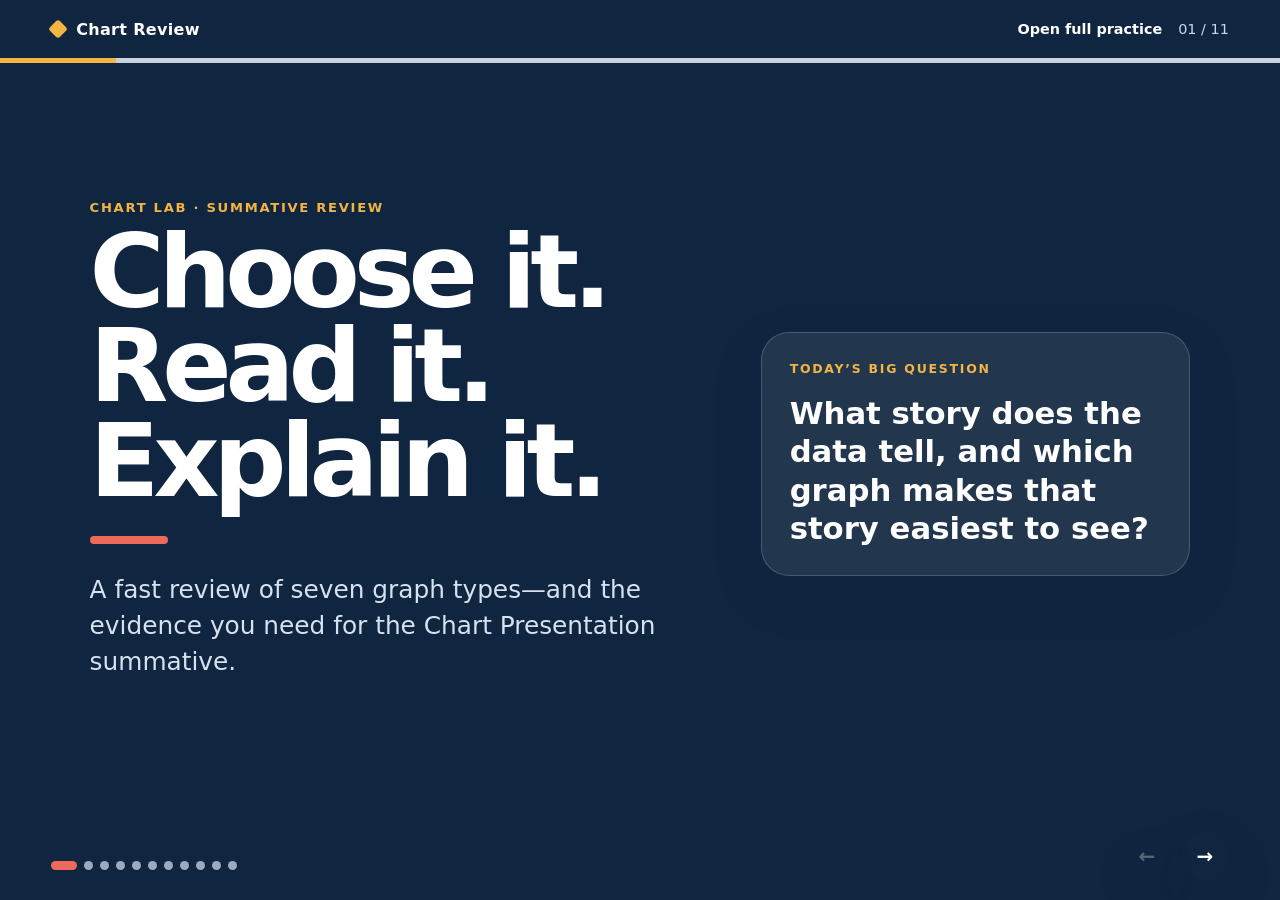
<file: chart-review.html>
<!DOCTYPE html>
<html lang="en">
<head>
  <meta charset="UTF-8" />
  <meta name="viewport" content="width=device-width, initial-scale=1.0" />
  <meta name="theme-color" content="#10253f" />
  <title>Chart Review · Ready for the Summative</title>
  <style>
    :root {
      --navy: #10253f;
      --ink: #18314f;
      --blue: #2864dc;
      --sky: #dceaff;
      --cream: #fff9ec;
      --gold: #f2b544;
      --coral: #ed6a5a;
      --green: #2d8b72;
      --paper: #f7f3ea;
      --white: #fff;
      --muted: #5e6f82;
      --shadow: 0 18px 50px rgba(16, 37, 63, .16);
    }

    * { box-sizing: border-box; }
    html, body { margin: 0; min-height: 100%; }
    body {
      color: var(--ink);
      background: var(--paper);
      font-family: Inter, ui-sans-serif, system-ui, -apple-system, BlinkMacSystemFont, "Segoe UI", sans-serif;
      overflow: hidden;
    }
    button, a { font: inherit; }
    button:focus-visible, a:focus-visible { outline: 4px solid var(--gold); outline-offset: 3px; }

    .topbar {
      position: fixed;
      inset: 0 0 auto;
      z-index: 20;
      height: 58px;
      padding: 0 clamp(18px, 4vw, 58px);
      display: flex;
      align-items: center;
      justify-content: space-between;
      color: var(--white);
      background: var(--navy);
    }
    .brand { display: flex; align-items: center; gap: 11px; font-weight: 800; letter-spacing: .02em; }
    .brand-mark { width: 14px; height: 14px; border-radius: 3px; background: var(--gold); transform: rotate(45deg); }
    .top-actions { display: flex; align-items: center; gap: 16px; }
    .practice-link { color: var(--white); text-decoration: none; font-weight: 700; font-size: .9rem; }
    .slide-count { color: #c9d6e6; font-variant-numeric: tabular-nums; font-size: .9rem; }
    .progress { position: fixed; z-index: 21; top: 58px; left: 0; width: 100%; height: 5px; background: #cad3dc; }
    .progress span { display: block; height: 100%; width: 9.09%; background: var(--gold); transition: width .25s ease; }

    .deck { position: relative; height: 100svh; padding-top: 63px; }
    .slide {
      position: absolute;
      inset: 63px 0 0;
      overflow-y: auto;
      padding: clamp(28px, 5vh, 62px) clamp(24px, 7vw, 96px) 100px;
      display: grid;
      align-content: center;
      opacity: 0;
      visibility: hidden;
      transform: translateX(30px);
      transition: opacity .22s ease, transform .22s ease, visibility .22s;
    }
    .slide.is-active { opacity: 1; visibility: visible; transform: translateX(0); }
    .slide.alt { background: var(--sky); }
    .slide.dark { color: var(--white); background: var(--navy); }
    .slide.warm { background: var(--cream); }
    .slide-inner { width: min(1180px, 100%); margin: auto; }

    .kicker { margin: 0 0 10px; color: var(--blue); font-size: .82rem; font-weight: 900; letter-spacing: .13em; text-transform: uppercase; }
    .dark .kicker { color: var(--gold); }
    h1, h2, h3, p { margin-top: 0; }
    h1 { max-width: 880px; margin-bottom: 18px; font-size: clamp(3.2rem, 8vw, 7.2rem); line-height: .92; letter-spacing: -.06em; }
    h2 { max-width: 920px; margin-bottom: 14px; font-size: clamp(2.2rem, 4.7vw, 4.8rem); line-height: .98; letter-spacing: -.045em; }
    h3 { margin-bottom: 8px; font-size: 1.14rem; }
    .lead { max-width: 780px; margin-bottom: 28px; color: var(--muted); font-size: clamp(1.15rem, 2vw, 1.55rem); line-height: 1.45; }
    .dark .lead { color: #d6e2ef; }
    .big-question { color: var(--gold); }
    .rule { width: 78px; height: 8px; margin: 28px 0; border-radius: 10px; background: var(--coral); }

    .hero-layout { display: grid; grid-template-columns: 1.15fr .85fr; gap: clamp(32px, 7vw, 90px); align-items: center; }
    .hero-card { padding: 28px; border: 1px solid rgba(255,255,255,.18); border-radius: 28px; background: rgba(255,255,255,.08); box-shadow: var(--shadow); }
    .hero-card strong { display: block; margin-bottom: 18px; color: var(--gold); font-size: .78rem; letter-spacing: .14em; text-transform: uppercase; }
    .hero-card p { margin: 0; font-size: clamp(1.4rem, 2.4vw, 2.1rem); font-weight: 800; line-height: 1.25; }

    .card-grid { display: grid; grid-template-columns: repeat(3, 1fr); gap: 16px; margin-top: 28px; }
    .card-grid.four { grid-template-columns: repeat(4, 1fr); }
    .chart-card, .info-card, .score-card {
      min-width: 0;
      padding: 20px;
      border: 1px solid #d7dee6;
      border-radius: 20px;
      background: var(--white);
      box-shadow: 0 8px 24px rgba(16,37,63,.08);
    }
    .chart-card { border-top: 6px solid var(--blue); }
    .chart-card:nth-child(2n) { border-top-color: var(--coral); }
    .chart-card:nth-child(3n) { border-top-color: var(--green); }
    .chart-card p, .info-card p { margin: 0; color: var(--muted); line-height: 1.42; }
    .use { display: inline-block; margin: 8px 0 10px; color: var(--blue); font-size: .76rem; font-weight: 900; letter-spacing: .06em; text-transform: uppercase; }
    .memory-line { margin: 28px 0 0; padding: 17px 20px; border-left: 7px solid var(--gold); border-radius: 8px 18px 18px 8px; background: var(--white); font-size: 1.12rem; font-weight: 750; }

    .mini { height: 72px; margin-bottom: 15px; display: flex; align-items: end; gap: 8px; border-bottom: 2px solid #aebccc; }
    .mini i { display: block; flex: 1; background: var(--blue); border-radius: 4px 4px 0 0; }
    .mini.column i:nth-child(1) { height: 40%; } .mini.column i:nth-child(2) { height: 78%; } .mini.column i:nth-child(3) { height: 58%; }
    .mini.horizontal { height: 72px; padding: 5px 0; flex-direction: column; align-items: start; border: 0; }
    .mini.horizontal i { flex: none; height: 13px; border-radius: 0 5px 5px 0; }
    .mini.horizontal i:nth-child(1) { width: 92%; } .mini.horizontal i:nth-child(2) { width: 68%; } .mini.horizontal i:nth-child(3) { width: 42%; }
    .mini.stacked { align-items: end; }
    .mini.stacked span { width: 29%; display: flex; flex-direction: column; justify-content: end; }
    .mini.stacked i, .mini.stacked b { width: 100%; border-radius: 0; }
    .mini.stacked i { height: 34px; background: var(--blue); } .mini.stacked b { height: 18px; background: var(--gold); }
    .mini.histogram { gap: 1px; }
    .mini.histogram i:nth-child(1) { height: 24%; } .mini.histogram i:nth-child(2) { height: 62%; } .mini.histogram i:nth-child(3) { height: 90%; } .mini.histogram i:nth-child(4) { height: 52%; } .mini.histogram i:nth-child(5) { height: 20%; }
    .mini.pie { width: 74px; border: 0; border-radius: 50%; background: conic-gradient(var(--blue) 0 50%, var(--gold) 50% 80%, var(--coral) 80% 100%); }
    .mini.line, .mini.scatter { position: relative; display: block; border-left: 2px solid #aebccc; }
    .mini.line i, .mini.scatter i { position: absolute; width: 11px; height: 11px; border-radius: 50%; background: var(--blue); }
    .mini.line i:nth-child(1), .mini.scatter i:nth-child(1) { left: 10%; bottom: 14%; }
    .mini.line i:nth-child(2), .mini.scatter i:nth-child(2) { left: 38%; bottom: 34%; }
    .mini.line i:nth-child(3), .mini.scatter i:nth-child(3) { left: 64%; bottom: 62%; }
    .mini.line i:nth-child(4), .mini.scatter i:nth-child(4) { left: 88%; bottom: 76%; }
    .mini.line::after { content: ""; position: absolute; left: 9%; bottom: 18%; width: 86%; height: 4px; border-radius: 4px; background: var(--coral); transform: rotate(-23deg); transform-origin: left center; }
    .actual-chart { display: block; width: 100%; height: 150px; margin: 0 0 16px; border-radius: 12px; background: #fff; }
    .compare-panel .actual-chart { height: 190px; }
    .compare-panel .correlation-chart { height: clamp(250px, 35vh, 320px); }
    .correlation-grid { display: grid; grid-template-columns: repeat(3, 1fr); gap: 18px; margin-top: 26px; }
    .correlation-grid .compare-panel { padding: 20px; }
    .correlation-grid .correlation-chart { height: clamp(220px, 30vh, 275px); }
    .actual-chart.large { height: min(46vh, 390px); min-height: 300px; margin: 0; border-radius: 18px; box-shadow: 0 8px 24px rgba(16,37,63,.08); }
    .correlation-note { margin: 14px 0 0; padding: 12px 14px; border-radius: 12px; color: var(--ink); background: #eef4ff; font-weight: 750; line-height: 1.4; }

    .compare { display: grid; grid-template-columns: 1fr auto 1fr; gap: 24px; align-items: stretch; margin-top: 30px; }
    .versus { align-self: center; width: 64px; height: 64px; display: grid; place-items: center; border-radius: 50%; color: var(--white); background: var(--navy); font-weight: 900; }
    .compare-panel { padding: 28px; border-radius: 24px; background: var(--white); box-shadow: var(--shadow); }
    .compare-panel .mini { height: 120px; }
    .compare-panel ul { margin: 18px 0 0; padding-left: 20px; line-height: 1.7; }

    .quiz-grid { display: grid; grid-template-columns: repeat(3, 1fr); gap: 18px; margin-top: 30px; }
    .quiz-card { padding: 22px; border: 2px solid #ccd7e3; border-radius: 20px; background: var(--white); }
    .quiz-card p { min-height: 70px; line-height: 1.45; }
    .quiz-options { display: grid; gap: 8px; }
    .quiz-card button { width: 100%; padding: 11px 14px; border: 2px solid #b7c6d8; border-radius: 12px; color: var(--ink); background: var(--white); cursor: pointer; font-weight: 800; }
    .quiz-card button:hover { border-color: var(--blue); background: #eef4ff; }
    .quiz-card button.correct { border-color: var(--green); color: #145845; background: #e2f5ee; }
    .quiz-card button.incorrect { border-color: var(--coral); color: #7d2d24; background: #fff0ed; }
    .quiz-answer { min-height: 28px; margin: 13px 0 0 !important; color: var(--green) !important; font-weight: 850; }

    .mission-layout { display: grid; grid-template-columns: 1fr .82fr; gap: 42px; align-items: center; }
    .mission-list { margin: 24px 0 0; padding: 0; display: grid; gap: 10px; list-style: none; counter-reset: mission; }
    .mission-list li { padding: 12px 16px 12px 52px; position: relative; border-radius: 14px; background: rgba(255,255,255,.09); counter-increment: mission; }
    .mission-list li::before { content: counter(mission); position: absolute; left: 15px; top: 10px; width: 27px; height: 27px; display: grid; place-items: center; border-radius: 50%; color: var(--navy); background: var(--gold); font-weight: 900; }
    .minute { display: grid; place-items: center; aspect-ratio: 1; border: 16px solid var(--gold); border-radius: 50%; text-align: center; background: #18314f; }
    .minute strong { display: block; font-size: clamp(4rem, 10vw, 7rem); line-height: .85; }
    .minute span { color: #dce7f2; font-weight: 800; text-transform: uppercase; letter-spacing: .12em; }

    .anatomy { display: grid; grid-template-columns: 1.25fr .75fr; gap: 36px; margin-top: 24px; align-items: center; }
    .plot { position: relative; height: min(46vh, 390px); min-height: 270px; border-left: 5px solid var(--ink); border-bottom: 5px solid var(--ink); background: linear-gradient(#e8eef5 1px, transparent 1px), linear-gradient(90deg, #e8eef5 1px, transparent 1px), var(--white); background-size: 12.5% 20%; }
    .dot { position: absolute; width: 17px; height: 17px; border: 3px solid white; border-radius: 50%; background: var(--blue); box-shadow: 0 2px 8px rgba(16,37,63,.35); transform: translate(-50%, 50%); }
    .dot.outlier { width: 22px; height: 22px; background: var(--coral); }
    .x-label { position: absolute; left: 50%; bottom: -42px; transform: translateX(-50%); font-weight: 850; }
    .y-label { position: absolute; top: 50%; left: -92px; transform: translateY(-50%) rotate(-90deg); font-weight: 850; }
    .anatomy-list { display: grid; gap: 11px; }
    .anatomy-list div { padding: 15px 17px; border-radius: 14px; background: var(--white); box-shadow: 0 6px 18px rgba(16,37,63,.08); }
    .anatomy-list strong { color: var(--blue); }

    .evidence-grid { display: grid; grid-template-columns: repeat(2, 1fr); gap: 16px; margin-top: 28px; }
    .evidence-card { padding: 20px; border-radius: 18px; background: var(--white); box-shadow: 0 8px 22px rgba(16,37,63,.08); }
    .evidence-card span { display: inline-grid; width: 30px; height: 30px; margin-bottom: 12px; place-items: center; border-radius: 50%; color: white; background: var(--blue); font-weight: 900; }
    .evidence-card p { margin: 0; color: var(--muted); line-height: 1.4; }
    .frame { margin-top: 10px !important; padding: 10px 12px; border-radius: 10px; color: var(--ink) !important; background: #eef4ff; font-weight: 700; }
    .warning { margin-top: 18px; padding: 15px 18px; border-radius: 14px; color: #653b05; background: #fff0c6; font-weight: 800; }

    .timeline { display: grid; grid-template-columns: repeat(4, 1fr); gap: 0; margin-top: 32px; }
    .time-step { position: relative; min-height: 215px; padding: 22px 20px; border-right: 2px dashed #bac7d3; background: var(--white); }
    .time-step:first-child { border-radius: 20px 0 0 20px; }
    .time-step:last-child { border: 0; border-radius: 0 20px 20px 0; }
    .time-step .seconds { display: inline-block; margin-bottom: 16px; padding: 6px 10px; border-radius: 999px; color: var(--white); background: var(--coral); font-size: .8rem; font-weight: 900; }
    .time-step p { color: var(--muted); line-height: 1.45; }

    .score-grid { display: grid; grid-template-columns: repeat(3, 1fr); gap: 14px; margin-top: 24px; }
    .score-card { padding: 17px; display: flex; gap: 13px; align-items: start; }
    .points { flex: 0 0 42px; height: 42px; display: grid; place-items: center; border-radius: 12px; color: var(--white); background: var(--blue); font-weight: 950; }
    .score-card p { margin: 3px 0 0; color: var(--muted); font-size: .9rem; line-height: 1.35; }

    .checklist { display: grid; grid-template-columns: 1fr 1fr; gap: 12px 24px; margin: 28px 0; }
    .checklist label { padding: 16px 18px; display: flex; gap: 13px; align-items: center; border-radius: 14px; background: rgba(255,255,255,.09); cursor: pointer; font-weight: 700; }
    .checklist input { width: 22px; height: 22px; accent-color: var(--gold); }
    .ready-line { min-height: 52px; color: var(--gold); font-size: 1.35rem; font-weight: 900; }

    .controls { position: fixed; z-index: 30; right: clamp(18px, 4vw, 52px); bottom: 20px; display: flex; gap: 10px; }
    .controls button { width: 48px; height: 48px; border: 0; border-radius: 50%; color: var(--white); background: var(--navy); box-shadow: var(--shadow); cursor: pointer; font-size: 1.25rem; font-weight: 900; }
    .controls button:disabled { opacity: .3; cursor: default; }
    .dots { position: fixed; z-index: 25; left: clamp(18px, 4vw, 52px); bottom: 30px; display: flex; gap: 7px; }
    .dots button { width: 9px; height: 9px; padding: 0; border: 0; border-radius: 50%; background: #9aabba; cursor: pointer; }
    .dots button.active { width: 26px; border-radius: 999px; background: var(--coral); }
    .dark + .controls button { background: var(--white); }
    .sr-only { position: absolute; width: 1px; height: 1px; padding: 0; margin: -1px; overflow: hidden; clip: rect(0,0,0,0); white-space: nowrap; border: 0; }

    @media (max-width: 850px) {
      body { overflow: auto; }
      .slide { align-content: start; }
      .hero-layout, .mission-layout, .anatomy { grid-template-columns: 1fr; }
      .hero-card, .minute { max-width: 420px; }
      .card-grid, .card-grid.four, .quiz-grid, .score-grid { grid-template-columns: repeat(2, 1fr); }
      .correlation-grid { grid-template-columns: 1fr; }
      .compare { grid-template-columns: 1fr; }
      .versus { margin: -10px auto; }
      .timeline { grid-template-columns: 1fr 1fr; gap: 10px; }
      .time-step, .time-step:first-child, .time-step:last-child { min-height: auto; border: 0; border-radius: 15px; }
      .minute { width: min(72vw, 320px); }
      .plot { margin-left: 74px; }
    }
    @media (max-width: 560px) {
      .practice-link { display: none; }
      .slide { padding-inline: 18px; }
      h1 { font-size: 3.15rem; }
      .card-grid, .card-grid.four, .quiz-grid, .score-grid, .evidence-grid, .checklist, .timeline { grid-template-columns: 1fr; }
      .dots { display: none; }
      .chart-card { padding: 16px; }
      .mini { height: 55px; }
      .controls { bottom: 14px; }
    }
    @media (prefers-reduced-motion: reduce) { *, *::before, *::after { scroll-behavior: auto !important; transition: none !important; } }
    @media print {
      body { overflow: visible; }
      .topbar, .progress, .controls, .dots { display: none; }
      .deck { height: auto; padding: 0; }
      .slide { position: relative; inset: auto; min-height: 100vh; break-after: page; opacity: 1; visibility: visible; transform: none; }
    }
  </style>
</head>
<body>
  <header class="topbar">
    <div class="brand"><span class="brand-mark" aria-hidden="true"></span> Chart Review</div>
    <div class="top-actions"><a class="practice-link" href="charts.html">Open full practice</a><span class="slide-count" id="slideCount">01 / 11</span></div>
  </header>
  <div class="progress" aria-hidden="true"><span id="progressBar"></span></div>

  <main class="deck" id="deck">
    <section class="slide dark is-active" data-title="Welcome" aria-labelledby="title-1">
      <div class="slide-inner hero-layout">
        <div>
          <p class="kicker">Chart Lab · Summative Review</p>
          <h1 id="title-1">Choose it. Read it. Explain it.</h1>
          <div class="rule"></div>
          <p class="lead">A fast review of seven graph types—and the evidence you need for the Chart Presentation summative.</p>
        </div>
        <aside class="hero-card">
          <strong>Today’s big question</strong>
          <p>What story does the data tell, and which graph makes that story easiest to see?</p>
        </aside>
      </div>
    </section>

    <section class="slide warm" data-title="Choose" aria-labelledby="title-2">
      <div class="slide-inner">
        <p class="kicker">Start with the question</p>
        <h2 id="title-2">The best graph depends on what you want to know.</h2>
        <div class="card-grid four">
          <article class="chart-card"><h3>Compare categories</h3><span class="use">Column chart</span><p>Which class read the most?</p></article>
          <article class="chart-card"><h3>Show a ranking</h3><span class="use">Horizontal bars</span><p>Which club ranks first?</p></article>
          <article class="chart-card"><h3>Compare totals + parts</h3><span class="use">Stacked bars</span><p>How is each total divided?</p></article>
          <article class="chart-card"><h3>See a distribution</h3><span class="use">Histogram</span><p>Which range occurs most often?</p></article>
          <article class="chart-card"><h3>Show parts of one whole</h3><span class="use">Pie chart</span><p>What percent belongs to each part?</p></article>
          <article class="chart-card"><h3>Investigate a relationship</h3><span class="use">Scatter plot</span><p>Do two numerical variables move together?</p></article>
          <article class="chart-card"><h3>Show change in order</h3><span class="use">Line chart</span><p>How does a value change over time?</p></article>
        </div>
        <p class="memory-line">Question first → graph second → evidence always.</p>
      </div>
    </section>

    <section class="slide alt" data-title="Bars" aria-labelledby="title-3">
      <div class="slide-inner">
        <p class="kicker">Graph family 1</p>
        <h2 id="title-3">Three bar charts. Three different jobs.</h2>
        <div class="card-grid">
          <article class="chart-card"><canvas class="actual-chart" data-chart="column" role="img" aria-label="Column chart of books read by four classes"></canvas><h3>Vertical / column</h3><p>Compare values across separate categories. The bars have gaps.</p></article>
          <article class="chart-card"><canvas class="actual-chart" data-chart="horizontal" role="img" aria-label="Horizontal bar chart ranking four clubs by number of students"></canvas><h3>Horizontal</h3><p>Show a ranking or make long category names easy to read.</p></article>
          <article class="chart-card"><canvas class="actual-chart" data-chart="stacked" role="img" aria-label="Stacked bar chart of completed and remaining tasks for three groups"></canvas><h3>Stacked</h3><p>Compare the total bar and the colored parts inside each total.</p></article>
        </div>
        <p class="memory-line"><strong>Watch out:</strong> A stacked bar is not just decoration—the segments must represent meaningful parts.</p>
      </div>
    </section>

    <section class="slide warm" data-title="Shape" aria-labelledby="title-4">
      <div class="slide-inner">
        <p class="kicker">Graph families 2 + 3</p>
        <h2 id="title-4">Ranges touch. Parts make a whole.</h2>
        <div class="compare">
          <article class="compare-panel">
            <canvas class="actual-chart" data-chart="histogram" role="img" aria-label="Histogram of students in five quiz score ranges"></canvas>
            <h3>Histogram = distribution</h3>
            <ul><li>Uses continuous numerical ranges</li><li>Bars normally touch</li><li>Reveals the most common range and overall shape</li></ul>
          </article>
          <div class="versus" aria-hidden="true">VS</div>
          <article class="compare-panel">
            <canvas class="actual-chart" data-chart="pie" role="img" aria-label="Pie chart showing how class time is divided"></canvas>
            <h3>Pie chart = one whole</h3>
            <ul><li>Every slice belongs to the same whole</li><li>All percentages total 100%</li><li>Works best with a few clear slices</li></ul>
          </article>
        </div>
      </div>
    </section>

    <section class="slide alt" data-title="Line vs scatter" aria-labelledby="title-5">
      <div class="slide-inner">
        <p class="kicker">Graph families 4 + 5</p>
        <h2 id="title-5">Connected sequence or paired relationship?</h2>
        <div class="compare">
          <article class="compare-panel">
            <canvas class="actual-chart" data-chart="line" role="img" aria-label="Line chart of temperature from Monday through Friday"></canvas>
            <h3>Line chart</h3>
            <ul><li>Shows change over time or another ordered sequence</li><li>Points connect because their order matters</li><li>Example: temperature by day</li></ul>
          </article>
          <div class="versus" aria-hidden="true">VS</div>
          <article class="compare-panel">
            <canvas class="actual-chart" data-chart="scatter" role="img" aria-label="Scatter plot of study hours and quiz scores for five students"></canvas>
            <h3>Scatter plot</h3>
            <ul><li>Compares two numerical variables</li><li>Each point is one paired observation</li><li>Points are not connected in time order</li></ul>
          </article>
        </div>
        <p class="memory-line"><strong>Decision test:</strong> Does order connect the observations, or does each point pair two numerical values?</p>
      </div>
    </section>

    <section class="slide warm" data-title="Direction" aria-labelledby="title-6">
      <div class="slide-inner">
        <p class="kicker">Correlation · Direction</p>
        <h2 id="title-6">Positive, negative, or none: which way do the points move?</h2>
        <div class="correlation-grid">
          <article class="compare-panel">
            <canvas class="actual-chart correlation-chart" data-chart="corr-positive" role="img" aria-label="Scatter plot showing positive correlation with points rising from left to right"></canvas>
            <h3>Positive correlation</h3>
            <p>As X increases, Y generally increases too.</p>
            <p class="correlation-note">Rises from left to right: X ↑, Y generally ↑.</p>
          </article>
          <article class="compare-panel">
            <canvas class="actual-chart correlation-chart" data-chart="corr-negative" role="img" aria-label="Scatter plot showing negative correlation with points falling from left to right"></canvas>
            <h3>Negative correlation</h3>
            <p>As X increases, Y generally decreases.</p>
            <p class="correlation-note">Falls from left to right: X ↑, Y generally ↓.</p>
          </article>
          <article class="compare-panel">
            <canvas class="actual-chart correlation-chart" data-chart="corr-none" role="img" aria-label="Scatter plot showing no clear correlation with no consistent direction"></canvas>
            <h3>No clear correlation</h3>
            <p>As X changes, Y shows no consistent direction.</p>
            <p class="correlation-note">No clear rise or fall: correlation is near zero.</p>
          </article>
        </div>
        <p class="memory-line"><strong>Direction, not judgment:</strong> positive does not mean “good,” negative does not mean “bad,” and “no clear correlation” is more precise than “neutral.”</p>
      </div>
    </section>

    <section class="slide alt" data-title="Positive strength" aria-labelledby="title-7">
      <div class="slide-inner">
        <p class="kicker">Positive correlation · Strength</p>
        <h2 id="title-7">Both rise—but one relationship is stronger.</h2>
        <div class="compare">
          <article class="compare-panel">
            <canvas class="actual-chart correlation-chart" data-chart="corr-pos-high" role="img" aria-label="Scatter plot showing high positive correlation with points close to an upward pattern"></canvas>
            <h3>High positive · strong</h3>
            <p>The points stay close to a clear upward direction.</p>
            <p class="correlation-note">Tight rising pattern = high positive correlation.</p>
          </article>
          <div class="versus" aria-hidden="true">VS</div>
          <article class="compare-panel">
            <canvas class="actual-chart correlation-chart" data-chart="corr-pos-low" role="img" aria-label="Scatter plot showing low positive correlation with widely scattered points"></canvas>
            <h3>Low positive · weak</h3>
            <p>The points are widely scattered, but a slight rise remains.</p>
            <p class="correlation-note">Scattered slight rise = low positive correlation.</p>
          </article>
        </div>
        <p class="memory-line"><strong>Same direction, different strength:</strong> both are positive because they rise; the tighter pattern is stronger.</p>
      </div>
    </section>

    <section class="slide warm" data-title="Negative strength" aria-labelledby="title-8">
      <div class="slide-inner">
        <p class="kicker">Negative correlation · Strength</p>
        <h2 id="title-8">Both fall—but one relationship is stronger.</h2>
        <div class="compare">
          <article class="compare-panel">
            <canvas class="actual-chart correlation-chart" data-chart="corr-neg-high" role="img" aria-label="Scatter plot showing high negative correlation with points close to a downward pattern"></canvas>
            <h3>High negative · strong</h3>
            <p>The points stay close to a clear downward direction.</p>
            <p class="correlation-note">Tight falling pattern = high negative correlation.</p>
          </article>
          <div class="versus" aria-hidden="true">VS</div>
          <article class="compare-panel">
            <canvas class="actual-chart correlation-chart" data-chart="corr-neg-low" role="img" aria-label="Scatter plot showing low negative correlation with widely scattered points"></canvas>
            <h3>Low negative · weak</h3>
            <p>The points are widely scattered, but a slight fall remains.</p>
            <p class="correlation-note">Scattered slight fall = low negative correlation.</p>
          </article>
        </div>
        <p class="memory-line"><strong>Complete description:</strong> state direction and strength—for example, “high negative correlation.”</p>
      </div>
    </section>

    <section class="slide alt" data-title="Anatomy" aria-labelledby="title-9">
      <div class="slide-inner">
        <p class="kicker">Practice-only worked example</p>
        <h2 id="title-9">Read this similar example without copying its answer.</h2>
        <div class="anatomy">
          <canvas class="actual-chart large" data-chart="summative" role="img" aria-label="Example scatter plot with nine labeled IDs, an upward pattern, and one red outlier"></canvas>
          <div class="anatomy-list">
            <div><strong>Notice:</strong> two numerical variables are paired</div>
            <div><strong>Check:</strong> title, variables, labels, and units</div>
            <div><strong>Verify:</strong> all nine IDs and their positions</div>
            <div><strong>Transfer:</strong> use your assigned data—not these values</div>
          </div>
        </div>
      </div>
    </section>

    <section class="slide warm" data-title="Evidence" aria-labelledby="title-10">
      <div class="slide-inner">
        <p class="kicker">Tell the evidence story</p>
        <h2 id="title-10">Pattern. Comparison. Outlier. Conclusion.</h2>
        <div class="evidence-grid">
          <article class="evidence-card"><span>1</span><h3>Pattern</h3><p>Name both variables, the direction, and numerical evidence.</p><p class="frame">“As ___ changes from ___ to ___, ___ generally…”</p></article>
          <article class="evidence-card"><span>2</span><h3>Comparison</h3><p>Name two different IDs and give accurate values for both.</p><p class="frame">“ID ___ has ___ and ___, while ID ___ has…”</p></article>
          <article class="evidence-card"><span>3</span><h3>Outlier</h3><p>Name the valid outlier, both values, and how it differs.</p><p class="frame">“ID ___ is unusual because…”</p></article>
          <article class="evidence-card"><span>4</span><h3>Conclusion</h3><p>State the relationship, correlation direction, and limitation.</p><p class="frame">“The chart suggests ___ correlation, but…”</p></article>
        </div>
        <p class="warning">Correlation can suggest a relationship. It cannot prove that one variable caused the other.</p>
      </div>
    </section>

    <section class="slide alt" data-title="One minute" aria-labelledby="title-11">
      <div class="slide-inner">
        <p class="kicker">Organize the presentation</p>
        <h2 id="title-11">A clear minute has four moves.</h2>
        <div class="timeline">
          <article class="time-step"><span class="seconds">0–10 sec</span><h3>Introduce</h3><p>Give the title and explain the data context. Name both variables and units.</p></article>
          <article class="time-step"><span class="seconds">10–30 sec</span><h3>Read the pattern</h3><p>Describe the direction and compare two IDs using exact values.</p></article>
          <article class="time-step"><span class="seconds">30–45 sec</span><h3>Explain the outlier</h3><p>Name it, give both values, and explain why it is away from the pattern.</p></article>
          <article class="time-step"><span class="seconds">45–60 sec</span><h3>Conclude</h3><p>State the correlation and say that it cannot prove causation.</p></article>
        </div>
        <p class="memory-line">Practice aloud with the chart on screen. Do not read a paragraph from the slide.</p>
      </div>
    </section>

  </main>

  <nav class="dots" id="dots" aria-label="Slides"></nav>
  <div class="controls" aria-label="Presentation controls">
    <button id="previous" type="button" aria-label="Previous slide">←</button>
    <button id="next" type="button" aria-label="Next slide">→</button>
  </div>
  <p class="sr-only" id="slideAnnouncer" aria-live="polite"></p>

  <script>
    (() => {
      const slides = [...document.querySelectorAll('.slide')];
      const previous = document.querySelector('#previous');
      const next = document.querySelector('#next');
      const count = document.querySelector('#slideCount');
      const progress = document.querySelector('#progressBar');
      const dots = document.querySelector('#dots');
      const announcer = document.querySelector('#slideAnnouncer');
      let current = Math.max(0, Math.min(slides.length - 1, Number(location.hash.replace('#slide-', '')) - 1 || 0));

      slides.forEach((slide, index) => {
        slide.setAttribute('aria-hidden', index === current ? 'false' : 'true');
        const dot = document.createElement('button');
        dot.type = 'button';
        dot.setAttribute('aria-label', `Go to slide ${index + 1}: ${slide.dataset.title}`);
        dot.addEventListener('click', () => show(index));
        dots.append(dot);
      });

      function show(index, updateHash = true) {
        current = Math.max(0, Math.min(slides.length - 1, index));
        slides.forEach((slide, i) => {
          const active = i === current;
          slide.classList.toggle('is-active', active);
          slide.setAttribute('aria-hidden', active ? 'false' : 'true');
          dots.children[i].classList.toggle('active', active);
        });
        const display = String(current + 1).padStart(2, '0');
        count.textContent = `${display} / ${String(slides.length).padStart(2, '0')}`;
        progress.style.width = `${((current + 1) / slides.length) * 100}%`;
        previous.disabled = current === 0;
        next.disabled = current === slides.length - 1;
        announcer.textContent = `Slide ${current + 1} of ${slides.length}: ${slides[current].dataset.title}`;
        if (updateHash) history.replaceState(null, '', `#slide-${current + 1}`);
        slides[current].scrollTop = 0;
      }

      previous.addEventListener('click', () => show(current - 1));
      next.addEventListener('click', () => show(current + 1));
      document.addEventListener('keydown', event => {
        if (event.target.matches('button, input, a')) return;
        if (['ArrowRight', 'PageDown', ' '].includes(event.key)) { event.preventDefault(); show(current + 1); }
        if (['ArrowLeft', 'PageUp'].includes(event.key)) { event.preventDefault(); show(current - 1); }
        if (event.key === 'Home') { event.preventDefault(); show(0); }
        if (event.key === 'End') { event.preventDefault(); show(slides.length - 1); }
      });
      addEventListener('hashchange', () => {
        const requested = Number(location.hash.replace('#slide-', '')) - 1;
        if (Number.isInteger(requested)) show(requested, false);
      });

      const palette = { ink: '#18314f', grid: '#dbe3ec', blue: '#2864dc', gold: '#f2b544', coral: '#ed6a5a', green: '#2d8b72', muted: '#5e6f82' };

      function prepareCanvas(canvas) {
        const rect = canvas.getBoundingClientRect();
        if (!rect.width || !rect.height) return null;
        const ratio = Math.min(window.devicePixelRatio || 1, 2);
        canvas.width = Math.round(rect.width * ratio);
        canvas.height = Math.round(rect.height * ratio);
        const context = canvas.getContext('2d');
        context.setTransform(ratio, 0, 0, ratio, 0, 0);
        context.clearRect(0, 0, rect.width, rect.height);
        context.lineCap = 'round';
        context.lineJoin = 'round';
        return { context, width: rect.width, height: rect.height };
      }

      function text(context, value, x, y, options = {}) {
        context.fillStyle = options.color || palette.ink;
        context.font = `${options.weight || 650} ${options.size || 10}px Inter, system-ui, sans-serif`;
        context.textAlign = options.align || 'left';
        context.textBaseline = options.baseline || 'alphabetic';
        context.fillText(value, x, y);
      }

      function axes(context, width, height, options = {}) {
        const area = { left: options.left || 42, right: width - 12, top: 27, bottom: height - 31 };
        context.strokeStyle = palette.grid;
        context.lineWidth = 1;
        for (let i = 0; i <= 4; i += 1) {
          const y = area.top + (area.bottom - area.top) * i / 4;
          context.beginPath(); context.moveTo(area.left, y); context.lineTo(area.right, y); context.stroke();
        }
        context.strokeStyle = palette.ink;
        context.lineWidth = 1.5;
        context.beginPath(); context.moveTo(area.left, area.top); context.lineTo(area.left, area.bottom); context.lineTo(area.right, area.bottom); context.stroke();
        if (options.title) text(context, options.title, 10, 16, { size: 10, weight: 850 });
        if (options.xLabel) text(context, options.xLabel, (area.left + area.right) / 2, height - 5, { size: 8, align: 'center', color: palette.muted });
        return area;
      }

      function verticalBars(context, width, height, config) {
        const area = axes(context, width, height, config);
        const max = config.max || Math.max(...config.values) * 1.12;
        const slot = (area.right - area.left) / config.values.length;
        config.values.forEach((value, index) => {
          const barWidth = slot * (config.touching ? 1 : .58);
          const x = area.left + slot * index + (slot - barWidth) / 2;
          const barHeight = (value / max) * (area.bottom - area.top);
          context.fillStyle = config.colors?.[index] || palette.blue;
          context.fillRect(x, area.bottom - barHeight, barWidth, barHeight);
          text(context, config.labels[index], x + barWidth / 2, area.bottom + 13, { size: 8, align: 'center', color: palette.muted });
        });
      }

      function horizontalBars(context, width, height) {
        const labels = ['Robotics', 'Art', 'Chess', 'Drama'];
        const values = [24, 19, 14, 9];
        const left = 60, right = width - 14, top = 30, bottom = height - 22;
        text(context, 'Most popular clubs', 10, 16, { size: 10, weight: 850 });
        const slot = (bottom - top) / values.length;
        values.forEach((value, index) => {
          const y = top + index * slot + 3;
          text(context, labels[index], left - 5, y + 8, { size: 7.5, align: 'right', color: palette.muted });
          context.fillStyle = palette.blue;
          context.fillRect(left, y, (right - left) * value / 25, slot - 7);
        });
        context.strokeStyle = palette.ink; context.lineWidth = 1.5;
        context.beginPath(); context.moveTo(left, top); context.lineTo(left, bottom); context.lineTo(right, bottom); context.stroke();
        text(context, 'Students', (left + right) / 2, height - 5, { size: 8, align: 'center', color: palette.muted });
      }

      function stackedBars(context, width, height) {
        const area = axes(context, width, height, { title: 'Project tasks by group', xLabel: 'Group' });
        const complete = [12, 15, 18], remaining = [8, 5, 2], labels = ['A', 'B', 'C'];
        const slot = (area.right - area.left) / 3;
        complete.forEach((value, index) => {
          const barWidth = slot * .52, x = area.left + index * slot + slot * .24;
          const first = value / 22 * (area.bottom - area.top), second = remaining[index] / 22 * (area.bottom - area.top);
          context.fillStyle = palette.blue; context.fillRect(x, area.bottom - first, barWidth, first);
          context.fillStyle = palette.gold; context.fillRect(x, area.bottom - first - second, barWidth, second);
          text(context, labels[index], x + barWidth / 2, area.bottom + 13, { size: 8, align: 'center', color: palette.muted });
        });
        context.fillStyle = palette.blue; context.fillRect(width - 89, 7, 8, 8); text(context, 'Done', width - 77, 14, { size: 7, color: palette.muted });
        context.fillStyle = palette.gold; context.fillRect(width - 43, 7, 8, 8); text(context, 'Left', width - 31, 14, { size: 7, color: palette.muted });
      }

      function pieChart(context, width, height) {
        text(context, 'How class time is used', 10, 16, { size: 10, weight: 850 });
        const values = [50, 30, 20], labels = ['Practice 50%', 'Discussion 30%', 'Reflection 20%'];
        const colors = [palette.blue, palette.gold, palette.coral];
        const cx = width * .35, cy = height * .53, radius = Math.min(62, height * .34, width * .23);
        let start = -Math.PI / 2;
        values.forEach((value, index) => {
          const end = start + Math.PI * 2 * value / 100;
          context.beginPath(); context.moveTo(cx, cy); context.arc(cx, cy, radius, start, end); context.closePath(); context.fillStyle = colors[index]; context.fill();
          start = end;
        });
        labels.forEach((label, index) => {
          const y = height * .35 + index * 25;
          context.fillStyle = colors[index]; context.fillRect(width * .62, y - 8, 10, 10);
          text(context, label, width * .62 + 16, y, { size: 8, color: palette.muted });
        });
      }

      function lineChart(context, width, height) {
        const area = axes(context, width, height, { title: 'Temperature by day', xLabel: 'Day' });
        const labels = ['Mon', 'Tue', 'Wed', 'Thu', 'Fri'], values = [22, 24, 23, 27, 29];
        const x = index => area.left + (area.right - area.left) * index / (values.length - 1);
        const y = value => area.bottom - (value - 20) / 10 * (area.bottom - area.top);
        context.strokeStyle = palette.coral; context.lineWidth = 3; context.beginPath();
        values.forEach((value, index) => index ? context.lineTo(x(index), y(value)) : context.moveTo(x(index), y(value)));
        context.stroke();
        values.forEach((value, index) => {
          context.beginPath(); context.arc(x(index), y(value), 4.5, 0, Math.PI * 2); context.fillStyle = palette.blue; context.fill();
          text(context, labels[index], x(index), area.bottom + 13, { size: 8, align: 'center', color: palette.muted });
        });
        text(context, '°C', 8, area.top + 3, { size: 8, color: palette.muted });
      }

      function scatterChart(context, width, height, large = false) {
        const config = large
          ? { title: 'Prototype revisions and challenge score', xLabel: 'Prototype revisions completed (count)', yLabel: 'Challenge score', xs: [1,2,3,4,5,6,7,8,9], ys: [55,60,64,69,73,78,58,87,92], ids: ['A','B','C','D','E','F','G','H','I'], minY: 45, maxY: 100, outlier: 6 }
          : { title: 'Study time and quiz score', xLabel: 'Study hours', yLabel: 'Score', xs: [1,2,3,4,5], ys: [60,68,75,82,90], ids: [], minY: 50, maxY: 100, outlier: -1 };
        const left = large ? 64 : 42;
        const area = axes(context, width, height, { title: config.title, xLabel: config.xLabel, left });
        const x = value => area.left + (value - 1) / (Math.max(...config.xs) - 1) * (area.right - area.left);
        const y = value => area.bottom - (value - config.minY) / (config.maxY - config.minY) * (area.bottom - area.top);
        config.xs.forEach((value, index) => {
          context.beginPath(); context.arc(x(value), y(config.ys[index]), large ? 7 : 4.5, 0, Math.PI * 2);
          context.fillStyle = index === config.outlier ? palette.coral : palette.blue; context.fill();
          if (large) text(context, config.ids[index], x(value) + 10, y(config.ys[index]) - 7, { size: 10, weight: 850, color: index === config.outlier ? palette.coral : palette.ink });
          text(context, String(value), x(value), area.bottom + 13, { size: 8, align: 'center', color: palette.muted });
        });
        context.save(); context.translate(13, (area.top + area.bottom) / 2); context.rotate(-Math.PI / 2);
        text(context, config.yLabel, 0, 0, { size: large ? 10 : 8, align: 'center', color: palette.muted }); context.restore();
      }

      function correlationChart(context, width, height, type) {
        const examples = {
          'corr-positive': { title: 'Positive direction', ys: [2.0, 3.1, 3.6, 4.8, 5.3, 6.7, 7.2, 8.5] },
          'corr-negative': { title: 'Negative direction', ys: [8.7, 8.0, 7.4, 6.1, 5.4, 4.1, 3.3, 2.0] },
          'corr-none': { title: 'No clear linear correlation', ys: [3, 7, 4, 2, 6, 8, 1, 5] },
          'corr-pos-high': { title: 'High positive correlation', ys: [1.8, 2.9, 3.7, 4.9, 5.8, 6.9, 7.7, 8.8] },
          'corr-pos-low': { title: 'Low positive correlation', ys: [4.5, 7.8, 2.3, 6.9, 3.5, 8.6, 4.2, 6.4] },
          'corr-neg-high': { title: 'High negative correlation', ys: [8.8, 7.9, 7.1, 5.8, 5.0, 4.1, 2.9, 1.8] },
          'corr-neg-low': { title: 'Low negative correlation', ys: [6.4, 4.2, 8.6, 3.5, 6.9, 2.3, 7.8, 4.5] }
        };
        const example = examples[type];
        const xs = [1,2,3,4,5,6,7,8];
        const area = axes(context, width, height, { title: example.title, xLabel: 'Horizontal variable (X)', left: 46 });
        const x = value => area.left + (value - 1) / 7 * (area.right - area.left);
        const y = value => area.bottom - (value - 1) / 8 * (area.bottom - area.top);
        example.ys.forEach((value, index) => {
          context.beginPath();
          context.arc(x(xs[index]), y(value), 5.5, 0, Math.PI * 2);
          context.fillStyle = type.includes('negative') || type.includes('neg-') ? palette.coral : type === 'corr-none' ? palette.green : palette.blue;
          context.fill();
        });
        context.save();
        context.translate(13, (area.top + area.bottom) / 2);
        context.rotate(-Math.PI / 2);
        text(context, 'Vertical variable (Y)', 0, 0, { size: 8, align: 'center', color: palette.muted });
        context.restore();
      }

      function drawChart(canvas) {
        const prepared = prepareCanvas(canvas);
        if (!prepared) return;
        const { context, width, height } = prepared;
        const type = canvas.dataset.chart;
        if (type === 'column') verticalBars(context, width, height, { title: 'Books read by class', xLabel: 'Class', labels: ['9A','9B','9C','9D'], values: [12,18,16,22], max: 25 });
        else if (type === 'horizontal') horizontalBars(context, width, height);
        else if (type === 'stacked') stackedBars(context, width, height);
        else if (type === 'histogram') verticalBars(context, width, height, { title: 'Quiz score distribution', xLabel: 'Score range', labels: ['50s','60s','70s','80s','90s'], values: [2,5,8,6,3], max: 9, touching: true });
        else if (type === 'pie') pieChart(context, width, height);
        else if (type === 'line') lineChart(context, width, height);
        else if (type === 'scatter') scatterChart(context, width, height);
        else if (type === 'summative') scatterChart(context, width, height, true);
        else if (type.startsWith('corr-')) correlationChart(context, width, height, type);
      }

      const canvases = [...document.querySelectorAll('[data-chart]')];
      const drawAllCharts = () => canvases.forEach(drawChart);
      drawAllCharts();
      if ('ResizeObserver' in window) {
        const chartObserver = new ResizeObserver(entries => entries.forEach(entry => drawChart(entry.target)));
        canvases.forEach(canvas => chartObserver.observe(canvas));
      } else {
        addEventListener('resize', drawAllCharts);
      }

      show(current);
    })();
  </script>
</body>
</html>
</file>
